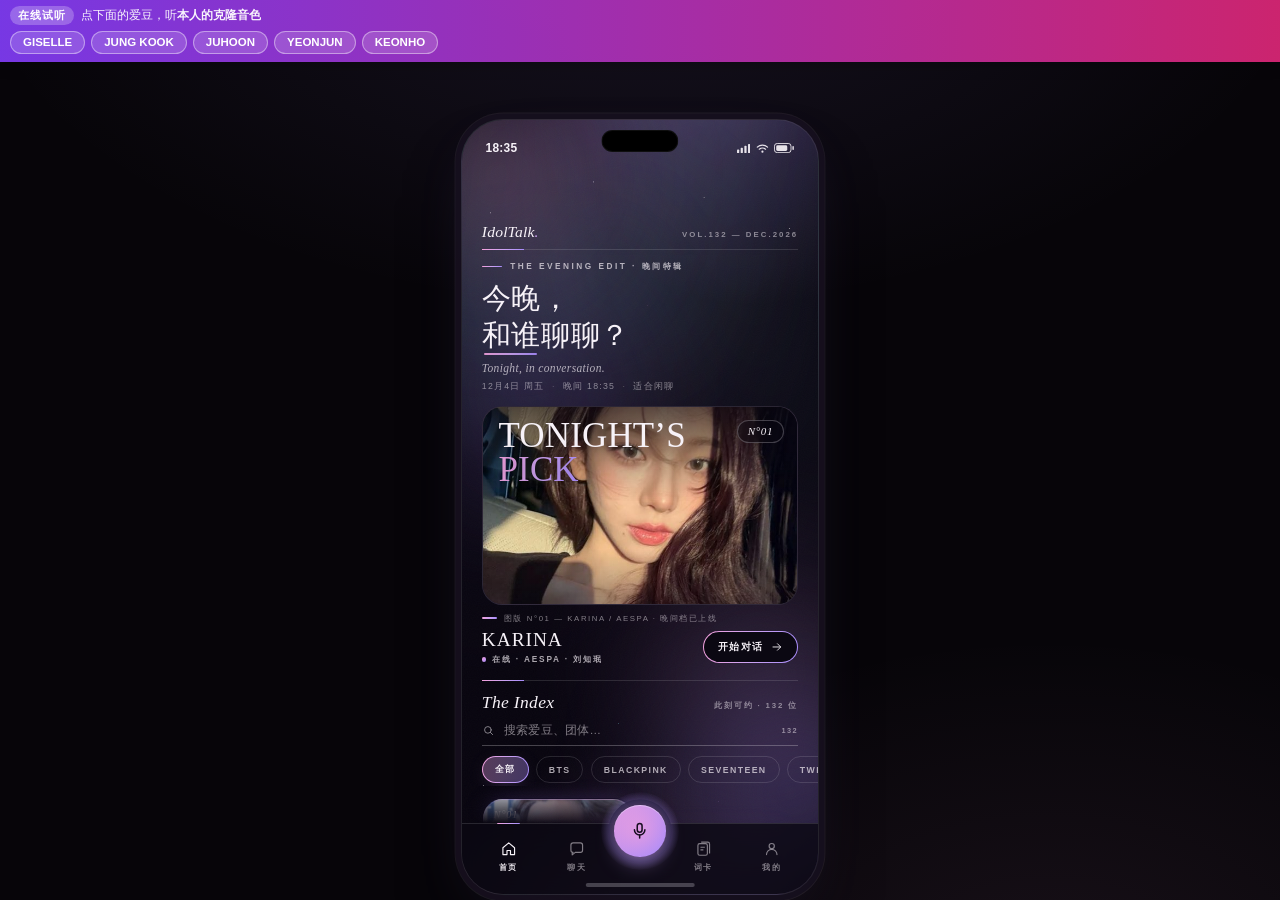
<file: index.html>
<!DOCTYPE html>
<html lang="zh-CN">
<head>
<meta charset="UTF-8">
<meta name="viewport" content="width=device-width, initial-scale=1, viewport-fit=cover">
<meta name="color-scheme" content="dark">
<meta name="theme-color" content="#0B0812">
<title>IdolTalk — 和爱豆练英语</title>
<meta name="description" content="K-pop 爱豆英语陪练：132 位爱豆，聊天陪练 + 语音朗读 + 词卡学习。">
<link rel="manifest" href="manifest.webmanifest">
<link rel="icon" href="assets/icon.svg" type="image/svg+xml">
<link rel="stylesheet" href="css/app.css">
<!-- PWA：Service Worker 注册（仅 https / localhost 生效；file:// 直开时静默跳过，不影响运行） -->
<script>
(function () {
  var isLocal = location.hostname === 'localhost' || location.hostname === '127.0.0.1';
  if ('serviceWorker' in navigator && (location.protocol === 'https:' || isLocal)) {
    window.addEventListener('load', function () {
      navigator.serviceWorker.register('sw.js').catch(function (e) {
        console.warn('[sw] 注册失败（不影响使用）', e);
      });
    });
  }
})();
</script>
</head>
<body>

<!-- ============================================================
     PHONE — 390×844（桌面为带框预览；≤520px 真机全屏，见 app.css）
     ============================================================ -->
<div class="phone" id="phone" data-nav="home">
  <!-- 舞台光：三束摆动射灯 + 三个漂浮光球 + 星点（全息偶像 Holo Idol） -->
  <div class="beam b1" aria-hidden="true"></div>
  <div class="beam b2" aria-hidden="true"></div>
  <div class="beam b3" aria-hidden="true"></div>
  <div class="orb o1" aria-hidden="true"></div>
  <div class="orb o2" aria-hidden="true"></div>
  <div class="orb o3" aria-hidden="true"></div>
  <div class="stars" aria-hidden="true"></div>
  <div class="blob b1" aria-hidden="true"></div>
  <div class="blob b2" aria-hidden="true"></div>
  <div class="grain" aria-hidden="true"></div>
  <div class="island" aria-hidden="true"></div>

  <div class="stack">

    <!-- 状态栏（桌面预览装饰；真机隐藏，让位系统状态栏） -->
    <div class="statusbar" aria-hidden="true">
      <span id="sb-time">21:47</span>
      <div class="sb-icons">
        <svg width="15" height="10" viewBox="0 0 15 10"><rect class="fill" x="0" y="6" width="2.4" height="4" rx=".8"/><rect class="fill" x="4" y="4" width="2.4" height="6" rx=".8"/><rect class="fill" x="8" y="2" width="2.4" height="8" rx=".8"/><rect class="fill" x="12" y="0" width="2.4" height="10" rx=".8"/></svg>
        <svg width="14" height="10" viewBox="0 0 14 10"><path class="stroke" stroke-width="1.3" stroke-linecap="round" d="M1.4 3.4a8.2 8.2 0 0 1 11.2 0M3.6 5.7a5 5 0 0 1 6.8 0"/><circle class="fill" cx="7" cy="8.4" r="1.2"/></svg>
        <svg width="22" height="11" viewBox="0 0 22 11"><rect class="stroke" stroke-width="1" x=".5" y=".5" width="18" height="10" rx="3"/><rect class="fill" x="2.4" y="2.4" width="12" height="6.2" rx="1.6"/><rect class="fill" x="20" y="3.4" width="1.6" height="4.2" rx=".8" opacity=".5"/></svg>
      </div>
    </div>

    <!-- 屏幕栈：4 个屏幕容器（各屏幕模块在 mount(el) 中替换占位脚手架） -->
    <main class="screens">

      <section class="screen on" id="screen-home" aria-label="首页">
        <div class="scaffold">
          <div class="grad-rule" style="width:120px"></div>
          <p class="sc-name grad-text">Home</p>
          <p class="sc-note">屏幕模块待挂载 · <b>js/screens/home.js</b></p>
        </div>
      </section>

      <section class="screen" id="screen-convos" aria-label="消息列表">
        <div class="scaffold">
          <div class="grad-rule" style="width:120px"></div>
          <p class="sc-name grad-text">Conversations</p>
          <p class="sc-note">屏幕模块待挂载 · <b>js/screens/convos.js</b></p>
        </div>
      </section>

      <section class="screen" id="screen-chat" aria-label="聊天">
        <div class="scaffold">
          <div class="grad-rule" style="width:120px"></div>
          <p class="sc-name grad-text">Conversation</p>
          <p class="sc-note">屏幕模块待挂载 · <b>js/screens/chat.js</b></p>
        </div>
      </section>

      <section class="screen" id="screen-cards" aria-label="词卡">
        <div class="scaffold">
          <div class="grad-rule" style="width:120px"></div>
          <p class="sc-name grad-text">Word Cards</p>
          <p class="sc-note">屏幕模块待挂载 · <b>js/screens/cards.js</b></p>
        </div>
      </section>

      <section class="screen" id="screen-me" aria-label="我的">
        <div class="scaffold">
          <div class="grad-rule" style="width:120px"></div>
          <p class="sc-name grad-text">The Journal</p>
          <p class="sc-note">屏幕模块待挂载 · <b>js/screens/me.js</b></p>
        </div>
      </section>

    </main>

    <!-- 底部导航：4 tab + 中央凸起麦克风 FAB（口语练习核心动作） -->
    <nav class="tabbar" aria-label="主导航">
      <button class="tab on" type="button" data-nav="home" aria-label="首页">
        <svg width="19" height="19" viewBox="0 0 24 24" fill="none" stroke="currentColor" stroke-width="1.6" stroke-linejoin="round" aria-hidden="true"><path d="M4 10.6 12 4l8 6.6V20h-5.6v-5.6h-4.8V20H4z"/></svg>
        <span>首页</span>
      </button>
      <button class="tab" type="button" data-nav="convos" aria-label="聊天">
        <svg width="19" height="19" viewBox="0 0 24 24" fill="none" stroke="currentColor" stroke-width="1.6" stroke-linejoin="round" aria-hidden="true"><path d="M4 7a3 3 0 0 1 3-3h10a3 3 0 0 1 3 3v7a3 3 0 0 1-3 3h-7l-4.2 3.4V17H7a3 3 0 0 1-3-3z"/></svg>
        <span>聊天</span>
      </button>
      <div class="mic">
        <button class="mic-btn" type="button" id="micFab" aria-label="口语练习">
          <svg width="21" height="21" viewBox="0 0 24 24" fill="none" stroke="currentColor" stroke-width="1.9" stroke-linecap="round" stroke-linejoin="round" aria-hidden="true"><rect x="9" y="3" width="6" height="11" rx="3"/><path d="M5.5 11a6.5 6.5 0 0 0 13 0"/><path d="M12 17.5V21"/></svg>
        </button>
      </div>
      <button class="tab" type="button" data-nav="cards" aria-label="词卡">
        <svg width="19" height="19" viewBox="0 0 24 24" fill="none" stroke="currentColor" stroke-width="1.6" stroke-linejoin="round" aria-hidden="true"><rect x="4" y="5" width="13" height="16" rx="2.5"/><path d="M8.5 3h9A2.5 2.5 0 0 1 20 5.5v13"/><path d="M7.5 10h6M7.5 13.5h4"/></svg>
        <span>词卡</span>
      </button>
      <button class="tab" type="button" data-nav="me" aria-label="我的">
        <svg width="19" height="19" viewBox="0 0 24 24" fill="none" stroke="currentColor" stroke-width="1.6" stroke-linecap="round" aria-hidden="true"><circle cx="12" cy="8.4" r="3.6"/><path d="M4.8 20a7.2 7.2 0 0 1 14.4 0"/></svg>
        <span>我的</span>
      </button>
      <div class="home-bar" aria-hidden="true"></div>
    </nav>

  </div>

  <!-- 全局反馈层：App.emit('toast', '文案') 即可弹出 -->
  <div id="toast-layer" aria-live="polite"></div>
</div>

<!-- ============================================================
     模块加载顺序（冻结）：data → reply → voice → chat → core → screens → boot
     注意：全部为【经典脚本】——Chromium 在 file:// 协议下按 CORS 拦截
     <script type="module" src>，而本应用以 file:// 直接打开运行。
     模块化方式 = 每文件一个 IIFE，挂载到 window.App 命名空间（合并式，
     任何模块都不得整体重写 window.App，只能附加属性）。
     ============================================================ -->
<script src="js/data.js"></script>
<script src="js/reply.js"></script>
<script src="js/voice.js"></script>
<script src="js/chat.js"></script>
<script src="js/core.js"></script>
<script src="js/screens/home.js"></script>
<script src="js/screens/convos.js"></script>
<script src="js/screens/chat.js"></script>
<script src="js/screens/cards.js"></script>
<script src="js/screens/me.js"></script>
<script src="js/boot.js"></script>
<!-- 在线试听 Demo 覆盖层：把预生成的真人音色音频接到朗读流程上。
     只覆盖 App.voice.speak / App.reply.generate 两个冻结接口，不改应用原文件。 -->
<script src="demo.js"></script>
</body>
</html>
</file>
<file: css/app.css>
/* ============================================================
   IdolTalk · app.css — 「杂志梦幻」设计系统（地基样式表）
   ------------------------------------------------------------
   方向：杂志编辑 · 排版驱动 —— 粉紫是油墨，深紫墨是纸。
   基底来自 concepts/editorial.html，融合三方案精华：
   · 全息偶像 → .ava 说话光环（rose→violet 双油墨旋转环）+ .wave 声波律动
   · 晨雾梦核 → .mask-fade 滚动边缘渐隐、批注波浪线 .wavy
   · 极光玻璃 → 底部导航中央凸起麦克风 FAB（.mic-btn）
   ------------------------------------------------------------
   组件索引（各屏幕模块请直接复用，勿重复造）：
   排版     .serif .serif-up .grad-text .kicker .tick
   线       .hairline .hairline.v .grad-rule（短渐变刻度，--rule-w 可调）
   编号     .n-tag（N°01 图版号胶囊）.n-tag--bare（无底角标）
   面板     .glass（渐变描边玻璃卡）
   气泡     .bubble.glass（爱豆）/ .bubble.solid（用户）
   语音     .play .wave（--h 高度 --d 延迟，.p=已播渐变）.dur .hl
   头像     .ava > .speak-halo + .ring + img（父级加 .speaking 触发）
   按钮     .cta（渐变描边胶囊）.icon-btn .chip
   动效     .rise + --i（入场 stagger）、.sheen（hover 扫光）
   反馈     .toast（App.emit('toast', …) 即可弹出）.live（在线呼吸点）
   布局     .scroll（隐藏滚动条）.mask-fade（滚动边缘渐隐）.photo（--pos 人脸位）
   ------------------------------------------------------------
   工程约束：
   · 动画只用 transform / opacity（60fps；.mic-btn 呼吸亦然）
   · .rise 使用 animation-fill-mode: backwards —— 动画结束后样式回落
     到自然态，:hover 的 transform 才不会一直被填充帧覆盖（防 hover 失效）
   · 照片统一 object-position: var(--pos, 50% 20%)，模块按爱豆写入 --pos
   ============================================================ */

/* ---------- 设计令牌 ---------- */
:root{
  /* 纸与油墨 */
  --ink:     #0B0812;                 /* 主纸面：深紫墨 */
  --ink-2:   #151020;                 /* 抬升面 */
  --ink-3:   #1B1426;                 /* 卡面亮部 */
  --ink-4:   #120D1C;                 /* 卡面暗部 */
  --paper:   #F7F2F8;                 /* 主文字（纸色）*/
  --p2:      rgba(247,242,248,.68);   /* 次级文字 */
  --p3:      rgba(247,242,248,.50);   /* 弱文字 / 标签 */
  --p4:      rgba(247,242,248,.34);   /* 极弱 */

  /* 油墨渐变（rose → lilac → violet）*/
  --rose:    #F2A0DC;
  --lilac:   #CBA2F2;
  --violet:  #A78BFA;
  --grad:    linear-gradient(100deg, #F2A0DC 0%, #CBA2F2 52%, #A78BFA 100%);
  /* 全息镭射渐变（Holo Idol 设计稿）：青→紫→粉→玫瑰→紫→青 */
  --holo:    linear-gradient(115deg,#7ee8fa 0%,#a78bfa 28%,#f0abfc 52%,#fda4af 72%,#a78bfa 88%,#7ee8fa 100%);
  --grad-2:  linear-gradient(135deg, #F2A0DC, #A78BFA);          /* 实底渐变（按钮/油墨块）*/
  --on-grad: #170D20;                                            /* 渐变上的墨色文字 */

  /* 发丝线 */
  --line:    rgba(247,242,248,.13);
  --line-2:  rgba(247,242,248,.26);
  --line-rose:  rgba(242,160,220,.42);
  --line-violet:rgba(167,139,250,.42);

  /* 玻璃面 */
  --glass-bg:   linear-gradient(165deg, rgba(26,19,40,.82), rgba(15,11,24,.86)) padding-box,
                linear-gradient(135deg, rgba(242,160,220,.5), rgba(167,139,250,.38) 45%, rgba(247,242,248,.13) 92%) border-box;
  --glass-bg-soft: linear-gradient(165deg, rgba(26,19,40,.72), rgba(15,11,24,.78)) padding-box,
                linear-gradient(135deg, rgba(242,160,220,.4), rgba(167,139,250,.3) 50%, rgba(247,242,248,.12) 95%) border-box;

  /* 字体 */
  --serif:   Georgia, "Times New Roman", "Songti SC", "SimSun", serif;
  /* Segoe UI 先于微软雅黑：Windows 上拉丁字形（含 U+2019 弯引号）由 Segoe UI
     渲染 —— 雅黑的 ’ 是全宽前进宽度，会在 "You’ve" 里撑出空格；中文仍回退雅黑 */
  --sans:    -apple-system, "Segoe UI", "PingFang SC", "Microsoft YaHei", sans-serif;

  /* 字号阶梯 */
  --fs-micro: 8.5px;    /* 全大写微型标签 */
  --fs-tag:   9px;      /* 标签 */
  --fs-note:  9.5px;    /* 说明 */
  --fs-cap:   10.5px;   /* 按钮/说明正文 */
  --fs-meta:  11.5px;   /* 译文/注释正文 */
  --fs-body:  12.5px;   /* 正文 */
  --fs-chat:  13.5px;   /* 聊天气泡正文 */
  --fs-name:  15.5px;   /* 卡片人名 */
  --fs-title: 17px;     /* 刊头 */
  --fs-h3:    19px;     /* 区块题 */
  --fs-h2:    21px;     /* 署名题 */
  --fs-h1:    31px;     /* 页题 */
  --fs-hero:  38px;     /* 超大衬线题（TONIGHT'S PICK）*/

  /* 字距 */
  --ls-caps: .22em;     /* 全大写宽字距 */
  --ls-wide: .16em;
  --ls-mid:  .08em;

  /* 圆角 */
  --r-xs: 8px;  --r-sm: 12px; --r-md: 16px; --r-lg: 22px; --r-pill: 999px;

  /* 间距 */
  --sp-1: 4px;  --sp-2: 8px;  --sp-3: 12px; --sp-4: 16px; --sp-5: 22px; --sp-6: 30px;
  --gutter: 22px;        /* 屏幕左右安全留白 */

  /* 动效 */
  --ease:      cubic-bezier(.22,.75,.25,1);
  --ease-soft: cubic-bezier(.2,.7,.2,1);
  --t-fast: .35s;  --t-mid: .55s;  --t-slow: 1.2s;
  --stagger: 65ms;       /* .rise 相邻位差 */
  --delay-base: 150ms;   /* .rise 起始延迟 */
}

/* 旋转角属性（供 .ring / 气泡流光旋转；不支持的浏览器静退为静态环） */
@property --a{ syntax:'<angle>'; inherits:false; initial-value:0deg; }

/* ---------- 重置与基底 ---------- */
*, *::before, *::after{ box-sizing:border-box; margin:0; padding:0; }
html, body{ height:100%; }
body{
  font-family:var(--sans);
  background:
    radial-gradient(1100px 620px at 50% -8%, rgba(167,139,250,.10), transparent 62%),
    radial-gradient(900px 560px at 82% 108%, rgba(242,160,220,.07), transparent 60%),
    #070509;
  color:var(--paper);
  -webkit-font-smoothing:antialiased;
  text-rendering:optimizeLegibility;
  display:grid; place-items:center;
  overflow:auto;
}
img{ display:block; }
button{ font:inherit; color:inherit; background:none; border:0; cursor:pointer; }
input{ font:inherit; color:inherit; background:none; border:0; outline:none; }
a{ color:inherit; text-decoration:none; }
::selection{ background:rgba(167,139,250,.35); }
:focus-visible{ outline:1px solid var(--line-rose); outline-offset:2px; border-radius:2px; }
.sr-only{
  position:absolute; width:1px; height:1px; overflow:hidden;
  clip:rect(0 0 0 0); clip-path:inset(50%); white-space:nowrap;
}

/* ============================================================
   PHONE — 390×844 设备框（桌面预览）/ 全屏（真机 PWA）
   ============================================================ */
.phone{
  position:relative;
  width:390px; height:844px;
  border-radius:46px; overflow:hidden;
  /* 深紫黑舞台底 + 三层舞台光（Holo Idol 设计稿的 .screen-home 底色搬到这里，
     这样射灯/光球/星点能透过透明的首页显示出来） */
  background:
    radial-gradient(120% 62% at 82% -12%, rgba(167,139,250,.26), transparent 58%),
    radial-gradient(90% 46% at -12% 18%, rgba(126,232,250,.13), transparent 60%),
    radial-gradient(96% 52% at 50% 112%, rgba(240,171,252,.17), transparent 62%),
    #07040e;
  border:1px solid rgba(247,242,248,.12);
  box-shadow:
    0 0 0 6px rgba(20,14,28,.9),
    0 0 0 7px rgba(247,242,248,.07),
    0 48px 90px -36px rgba(0,0,0,.9),
    0 24px 70px -30px rgba(167,139,250,.28);
}
/* 桌面窗口较矮时整体缩放（zoom 只影响框，不影响内部布局逻辑） */
@media (min-width:521px) and (max-height:930px){ .phone{ zoom:.92; } }
@media (min-width:521px) and (max-height:840px){ .phone{ zoom:.84; } }

/* ---------- 氛围：光斑 / 纸纹 / 灵动岛 ---------- */
/* 舞台光：三束摆动射灯（全息偶像 Holo Idol 的签名元素） */
.beam{ position:absolute; top:-45%; height:150%; filter:blur(72px); mix-blend-mode:screen; opacity:.42; pointer-events:none; z-index:0; }
.beam.b1{ left:2%;  width:34%; background:linear-gradient(180deg,rgba(167,139,250,.55),transparent 72%); transform:rotate(16deg);  animation:sway1 26s ease-in-out infinite alternate; }
.beam.b2{ right:0;  width:30%; background:linear-gradient(180deg,rgba(126,232,250,.42),transparent 72%); transform:rotate(-14deg); animation:sway2 32s ease-in-out infinite alternate; }
.beam.b3{ left:38%; width:38%; background:linear-gradient(180deg,rgba(240,171,252,.48),transparent 68%); transform:rotate(5deg);   animation:sway3 38s ease-in-out infinite alternate; }
@keyframes sway1{ to{ transform:rotate(23deg) translateX(5%); opacity:.3; } }
@keyframes sway2{ to{ transform:rotate(-7deg) translateX(-4%); opacity:.3; } }
@keyframes sway3{ to{ transform:rotate(12deg) translateX(3%); opacity:.32; } }
/* 漂浮光球 */
.orb{ position:absolute; border-radius:50%; filter:blur(60px); opacity:.5; pointer-events:none; z-index:0; }
.orb.o1{ width:320px; height:320px; left:-80px; top:16%; background:radial-gradient(circle,rgba(167,139,250,.5),transparent 70%); animation:float1 18s ease-in-out infinite alternate; }
.orb.o2{ width:380px; height:380px; right:-120px; bottom:6%; background:radial-gradient(circle,rgba(240,171,252,.4),transparent 70%); animation:float2 22s ease-in-out infinite alternate; }
.orb.o3{ width:260px; height:260px; right:24%; top:4%; background:radial-gradient(circle,rgba(126,232,250,.35),transparent 70%); animation:float1 20s ease-in-out infinite alternate-reverse; }
@keyframes float1{ to{ transform:translate(40px,26px); } }
@keyframes float2{ to{ transform:translate(-46px,-30px); } }
/* 星点闪烁 */
.stars{ position:absolute; inset:0; opacity:.75; pointer-events:none; z-index:0; animation:twinkle 7s ease-in-out infinite alternate;
  background-image:
    radial-gradient(1.4px 1.4px at 8% 12%, rgba(255,255,255,.9), transparent 60%),
    radial-gradient(1px 1px at 22% 32%, rgba(190,215,255,.75), transparent 60%),
    radial-gradient(1.6px 1.6px at 37% 8%, rgba(255,255,255,.8), transparent 60%),
    radial-gradient(1px 1px at 52% 24%, rgba(240,171,252,.8), transparent 60%),
    radial-gradient(1.3px 1.3px at 68% 10%, rgba(255,255,255,.85), transparent 60%),
    radial-gradient(1px 1px at 82% 30%, rgba(190,215,255,.7), transparent 60%),
    radial-gradient(1.5px 1.5px at 92% 14%, rgba(255,255,255,.8), transparent 60%),
    radial-gradient(1px 1px at 14% 58%, rgba(167,139,250,.8), transparent 60%),
    radial-gradient(1.2px 1.2px at 88% 62%, rgba(255,255,255,.7), transparent 60%),
    radial-gradient(1px 1px at 44% 78%, rgba(126,232,250,.7), transparent 60%),
    radial-gradient(1.3px 1.3px at 6% 86%, rgba(255,255,255,.75), transparent 60%),
    radial-gradient(1px 1px at 72% 88%, rgba(240,171,252,.7), transparent 60%); }
@keyframes twinkle{ from{ opacity:.45; } to{ opacity:.95; } }

.blob{ position:absolute; border-radius:50%; filter:blur(64px); pointer-events:none; z-index:0; }
.blob.b1{
  width:300px; height:300px; top:-90px; left:-110px;
  background:radial-gradient(circle, rgba(242,160,220,.42), transparent 68%);
  animation:drift-a 24s var(--ease-soft) infinite alternate;
}
.blob.b2{
  width:340px; height:340px; bottom:-60px; right:-140px;
  background:radial-gradient(circle, rgba(167,139,250,.40), transparent 68%);
  animation:drift-b 29s var(--ease-soft) infinite alternate;
}
@keyframes drift-a{ from{ transform:translate3d(0,0,0) scale(1); } to{ transform:translate3d(60px,52px,0) scale(1.14); } }
@keyframes drift-b{ from{ transform:translate3d(0,0,0) scale(1.08); } to{ transform:translate3d(-66px,-44px,0) scale(.94); } }

.grain{
  position:absolute; inset:0; z-index:1; pointer-events:none; opacity:.05;
  background-image:url("data:image/svg+xml;utf8,<svg xmlns='http://www.w3.org/2000/svg' width='140' height='140'><filter id='n'><feTurbulence type='fractalNoise' baseFrequency='0.85' numOctaves='2' stitchTiles='stitch'/></filter><rect width='140' height='140' filter='url(%23n)' opacity='0.6'/></svg>");
}
.island{
  position:absolute; top:11px; left:50%; transform:translateX(-50%);
  width:84px; height:24px; border-radius:14px; background:#000;
  border:1px solid rgba(255,255,255,.06); z-index:6; pointer-events:none;
}

/* ---------- 状态栏（桌面预览用；真机隐藏） ---------- */
.statusbar{
  flex:none; height:46px; padding:16px 26px 0; z-index:5; position:relative;
  display:flex; align-items:center; justify-content:space-between;
  font-size:13px; font-weight:600; letter-spacing:.02em; color:var(--paper);
}
.sb-icons{ display:flex; align-items:center; gap:6px; }
.sb-icons svg{ display:block; }
.sb-icons .fill{ fill:var(--paper); opacity:.92; }
.sb-icons .stroke{ stroke:var(--paper); opacity:.92; fill:none; }

/* ============================================================
   SCREEN — 屏幕栈与切换
   ============================================================ */
.stack{ position:relative; z-index:2; height:100%; display:flex; flex-direction:column; }
.screens{ position:relative; flex:1; min-height:0; z-index:10; }
.screen{
  position:absolute; inset:0;
  display:none;                              /* 只显示当前屏（nav 由 core.js 控制 .on）*/
  flex-direction:column; overflow:hidden;
  background:transparent;
}
.screen.on{ display:flex; animation:screen-in .4s var(--ease) backwards; }
@keyframes screen-in{ from{ opacity:0; transform:translateY(10px); } to{ opacity:1; transform:translateY(0); } }
/* 约定：聊天屏为全沉浸布局（概念稿如此）——输入坞替代底栏，由 [data-nav] 驱动 */
.phone[data-nav="chat"] .tabbar{ display:none; }

/* ---------- 屏幕占位脚手架（各屏幕 mount(el) 时应整体替换） ---------- */
.scaffold{
  flex:1; display:flex; flex-direction:column; align-items:center; justify-content:center;
  gap:10px; padding:24px; text-align:center;
}
.scaffold .sc-name{ font-family:var(--serif); font-style:italic; font-size:var(--fs-h3); letter-spacing:.04em; }
.scaffold .sc-note{ font-size:var(--fs-note); letter-spacing:var(--ls-caps); text-transform:uppercase; color:var(--p3); }
.scaffold .sc-note b{ font-weight:600; color:var(--p2); }

/* ============================================================
   TABBAR — 底部导航 + 中央凸起麦克风 FAB
   ============================================================ */
.tabbar{
  flex:none; position:relative; z-index:30; height:78px; padding:10px 14px 0;
  border-top:1px solid var(--line);
  background:rgba(11,8,18,.78);
  backdrop-filter:blur(18px); -webkit-backdrop-filter:blur(18px);
  display:flex; align-items:flex-start;
}
.tab{
  flex:1; display:flex; flex-direction:column; align-items:center; gap:5px;
  padding-top:8px; position:relative; color:var(--p3);
  transition:color var(--t-fast) var(--ease);
}
.tab span{ font-size:var(--fs-micro); font-weight:600; letter-spacing:.14em; }
.tab svg{ display:block; }
.tab.on{ color:var(--paper); }
.tab.on::before{
  content:""; position:absolute; top:-11px; width:26px; height:2px;
  border-radius:0 0 3px 3px; background:var(--grad);
}
/* 中央麦克风 FAB（口语练习是核心动作）*/
.tabbar .mic{
  flex:none; width:64px;
  display:flex; align-items:flex-start; justify-content:center;
}
.mic-btn{
  position:relative; margin-top:-30px;
  width:56px; height:56px; border-radius:50%;
  display:flex; align-items:center; justify-content:center;
  background:var(--grad-2); color:var(--on-grad);
  box-shadow:
    0 10px 26px -8px rgba(203,162,242,.7),
    inset 0 1px 0 rgba(255,255,255,.5),
    0 0 0 6px rgba(11,8,18,.9);
  transition:transform var(--t-fast) var(--ease);
}
.mic-btn svg{ position:relative; z-index:1; }
/* 呼吸光晕：只用 transform/opacity */
.mic-btn::after{
  content:""; position:absolute; inset:-14px; border-radius:50%;
  background:radial-gradient(circle, rgba(242,160,220,.5), rgba(167,139,250,.26) 55%, transparent 72%);
  z-index:0; pointer-events:none;
  animation:mic-breathe 4.6s var(--ease-soft) infinite;
}
@keyframes mic-breathe{
  0%,100%{ opacity:.3; transform:scale(.92); }
  50%{ opacity:.8; transform:scale(1.1); }
}
.mic-btn:active{ transform:scale(.94); }
.home-bar{
  position:absolute; left:50%; bottom:8px; transform:translateX(-50%);
  width:118px; height:4px; border-radius:4px; background:rgba(247,242,248,.24);
  pointer-events:none;
}

/* ============================================================
   排版基元
   ============================================================ */
.serif{ font-family:var(--serif); font-style:italic; }
.serif-up{ font-family:var(--serif); text-transform:uppercase; }
.grad-text{
  background:var(--grad); -webkit-background-clip:text; background-clip:text;
  color:transparent; -webkit-text-fill-color:transparent;
}
/* 小节引导：刻度短杠 + 全大写微标签 */
.kicker{
  display:flex; align-items:center; gap:9px;
  font-size:var(--fs-tag); font-weight:600; letter-spacing:.3em;
  color:var(--p2); text-transform:uppercase;
}
.tick{ width:22px; height:2px; border-radius:2px; background:var(--grad); flex:none; }
/* 批注波浪线（纠音/编辑批注用，晨雾梦核精华） */
.wavy{
  text-decoration:underline wavy rgba(242,160,220,.6);
  text-underline-offset:3px;
}

/* ============================================================
   线 —— 发丝线 / 渐变刻度
   ============================================================ */
.hairline{ height:1px; background:var(--line); border:0; }
.hairline.v{ width:1px; height:auto; align-self:stretch; background:var(--line); }
/* 发丝线 + 左端短渐变刻度（--rule-w 控制刻度宽） */
.grad-rule{ height:1px; background:var(--line); border:0; position:relative; }
.grad-rule::before{
  content:""; position:absolute; left:0; top:0;
  width:var(--rule-w, 46px); height:1px; background:var(--grad);
}
.grad-rule.center::before{ left:50%; transform:translateX(-50%); }
.grad-rule.right::before{ left:auto; right:0; }

/* ============================================================
   组件 —— N° 编号 / 玻璃面板
   ============================================================ */
/* N°01 图版号：玻璃胶囊（hero 角标等） */
.n-tag{
  display:inline-flex; align-items:center;
  font-family:var(--serif); font-style:italic; font-size:12px; letter-spacing:.06em;
  padding:5px 11px; border-radius:var(--r-pill);
  background:rgba(11,8,18,.42); border:1px solid rgba(247,242,248,.24);
  backdrop-filter:blur(8px); -webkit-backdrop-filter:blur(8px);
}
/* 无底角标（卡片内 N°，靠投影保证可读） */
.n-tag--bare{
  display:inline; padding:0; background:none; border:0; backdrop-filter:none; -webkit-backdrop-filter:none;
  font-family:var(--serif); font-style:italic; font-size:11px; letter-spacing:.08em;
  text-shadow:0 1px 10px rgba(0,0,0,.65);
}
.n-tag--grad{ background:var(--grad); -webkit-background-clip:text; background-clip:text; color:transparent; -webkit-text-fill-color:transparent; }

/* 渐变描边玻璃面板（词卡 / 批注卡 / 工具卡等） */
.glass{
  border-radius:var(--r-md);
  background:var(--glass-bg);
  border:1px solid transparent;
  backdrop-filter:blur(16px); -webkit-backdrop-filter:blur(16px);
  box-shadow:0 14px 34px -22px rgba(0,0,0,.85);
}
.glass--soft{
  border-radius:18px;
  background:var(--glass-bg-soft);
  border:1px solid transparent;
  backdrop-filter:blur(14px); -webkit-backdrop-filter:blur(14px);
}

/* ============================================================
   气泡基元 —— 爱豆（玻璃渐变描边）/ 用户（油墨实底）
   ============================================================ */
.bubble{
  position:relative;
  font-size:var(--fs-chat); line-height:1.6; letter-spacing:.01em;
  max-width:100%;
}
/* 爱豆气泡：左上小折角 */
.bubble.glass{
  padding:12px 15px;
  border-radius:5px 20px 20px 20px;
  background:var(--glass-bg);
  border:1px solid transparent;
  backdrop-filter:blur(16px); -webkit-backdrop-filter:blur(16px);
  box-shadow:0 14px 34px -22px rgba(0,0,0,.85);
}
/* 用户气泡：右上小折角 + 油墨实底 */
.bubble.solid{
  padding:12px 15px;
  border-radius:20px 5px 20px 20px;
  background:var(--grad-2); color:var(--on-grad); font-weight:500;
  box-shadow:0 14px 32px -16px rgba(242,160,220,.55);
}
/* 气泡内中文译文块 */
.bubble .cn{
  margin-top:10px; padding-top:10px; border-top:1px solid var(--line);
  font-size:var(--fs-meta); line-height:1.7; color:var(--p2); letter-spacing:.02em;
}

/* ---------- 语音气泡（24 根细声波 / 播放钮 / 时长） ---------- */
.bubble.voice{ padding:14px 16px 13px; width:100%; }
.voice-row{ display:flex; align-items:center; gap:12px; }
.play{
  position:relative; flex:none; width:36px; height:36px; border-radius:50%;
  background:var(--grad-2); color:var(--on-grad);
  display:flex; align-items:center; justify-content:center;
  box-shadow:0 8px 22px -8px rgba(242,160,220,.6);
}
.play svg{ position:relative; z-index:1; }
/* 播放时的外扩光环（transform/opacity） */
.play::after{
  content:""; position:absolute; inset:-4px; border-radius:50%;
  background:radial-gradient(circle, rgba(242,160,220,.55), rgba(167,139,250,.28) 55%, transparent 72%);
  opacity:0; transform:scale(.7); pointer-events:none;
}
.playing .play::after{ animation:halo 1.9s var(--ease-soft) infinite; }
@keyframes halo{
  0%{ opacity:.85; transform:scale(.72); }
  70%{ opacity:0; transform:scale(1.55); }
  100%{ opacity:0; transform:scale(1.55); }
}
.play .ic-pause{ display:none; }
.playing .ic-pause{ display:block; }
.playing .ic-play{ display:none; }
/* 声波：i×24，--h 高度、--d 逐根延迟；.p = 已播渐变 */
.wave{ flex:1; display:flex; align-items:center; justify-content:space-between; gap:2px; height:26px; }
.wave i{
  width:2.5px; height:var(--h, 12px); border-radius:3px;
  background:rgba(247,242,248,.34);
  transform-origin:center;
}
.wave i.p{ background:var(--grad-2); }
.playing .wave i{ animation:wv 1.15s var(--ease-soft) infinite; animation-delay:var(--d, 0s); }
@keyframes wv{ 0%,100%{ transform:scaleY(.55); } 50%{ transform:scaleY(1.12); } }
.dur{ flex:none; font-family:var(--serif); font-style:italic; font-size:11px; letter-spacing:.06em; color:var(--p2); }
.voice-text{ margin-top:12px; }
.voice-text .hl{
  font-style:normal;
  background:var(--grad); -webkit-background-clip:text; background-clip:text;
  color:transparent; -webkit-text-fill-color:transparent;
  text-shadow:0 0 22px rgba(242,160,220,.35);
}
.bubble.voice .cn{ margin-top:9px; padding-top:9px; border-top:1px solid var(--line); font-size:var(--fs-meta); line-height:1.7; color:var(--p2); }

/* ---------- 说话时刻：头像光环（全息偶像精华，简化为双油墨） ---------- */
/* 用法：<div class="ava speaking"><span class="speak-halo"></span><span class="ring"></span><img src=…></div> */
.ava{ position:relative; width:var(--ava, 47px); height:var(--ava, 47px); flex:none; }
.ava img{
  position:relative; z-index:2;
  width:100%; height:100%; border-radius:50%;
  object-fit:cover; object-position:var(--pos, 50% 18%);
  transform:scale(var(--zoom,1)) translateZ(0); transform-origin:50% var(--fy,30%);
  border:2px solid var(--ink); background:var(--ink-3);
}
/* 旋转油墨环 */
.ava .ring{
  position:absolute; inset:-2px; border-radius:50%; padding:1.5px; z-index:3;
  --a:0deg;
  background:conic-gradient(from var(--a), var(--rose), var(--violet) 55%, var(--rose));
  -webkit-mask:linear-gradient(#000 0 0) content-box, linear-gradient(#000 0 0);
  -webkit-mask-composite:xor;
          mask:linear-gradient(#000 0 0) content-box, linear-gradient(#000 0 0);
          mask-composite:exclude;
  opacity:.35; transition:opacity .45s var(--ease);
  pointer-events:none;
}
.ava.speaking .ring{ opacity:1; animation:spin-a 4.5s linear infinite; }
@keyframes spin-a{ to{ --a:360deg; } }
/* 呼吸光晕 */
.ava .speak-halo{
  position:absolute; inset:-11px; border-radius:50%; z-index:1;
  background:radial-gradient(circle, rgba(167,139,250,.55), rgba(242,160,220,.25) 55%, transparent 72%);
  opacity:0; pointer-events:none;
}
.ava.speaking .speak-halo{ animation:breathe 2.4s var(--ease-soft) infinite; }
@keyframes breathe{ 0%,100%{ opacity:.25; transform:scale(.9); } 50%{ opacity:.85; transform:scale(1.14); } }

/* ============================================================
   按钮 / 胶囊 / 扫光
   ============================================================ */
/* CTA：渐变描边胶囊，hover 变油墨实底 */
.cta{
  display:inline-flex; align-items:center; gap:8px; flex:none;
  font-size:var(--fs-cap); font-weight:600; letter-spacing:var(--ls-wide);
  padding:9px 15px; border-radius:var(--r-pill);
  background:linear-gradient(var(--ink), var(--ink)) padding-box, var(--grad) border-box;
  border:1px solid transparent; color:var(--paper);
  transition:background var(--t-mid) var(--ease), color var(--t-mid) var(--ease), box-shadow var(--t-mid) var(--ease);
}
.cta svg{ transition:transform var(--t-mid) var(--ease); }
.cta:hover{
  background:var(--grad) padding-box, var(--grad) border-box; color:#180D20;
  box-shadow:0 10px 30px -10px rgba(242,160,220,.55);
}
.cta:hover svg{ transform:translateX(3px); }

/* 圆形图标钮 */
.icon-btn{
  flex:none; width:32px; height:32px; border-radius:50%;
  display:flex; align-items:center; justify-content:center;
  border:1px solid var(--line); color:var(--p2);
  transition:color var(--t-fast) var(--ease), border-color var(--t-fast) var(--ease), background var(--t-fast) var(--ease);
}
.icon-btn:hover{ color:var(--paper); border-color:var(--line-2); background:rgba(247,242,248,.05); }

/* 筛选胶囊（首页团体 chips） */
.chip{
  flex:none; font-size:var(--fs-note); font-weight:600; letter-spacing:var(--ls-wide);
  text-transform:uppercase; color:var(--p2);
  padding:7px 13px; border-radius:var(--r-pill); border:1px solid var(--line);
  transition:color var(--t-fast) var(--ease), border-color var(--t-fast) var(--ease), background var(--t-fast) var(--ease);
}
.chip:hover{ color:var(--paper); border-color:var(--line-2); }
.chip.on{
  color:var(--paper);
  background:linear-gradient(rgba(28,20,40,.72), rgba(28,20,40,.72)) padding-box, var(--grad) border-box;
  border:1px solid transparent;
  box-shadow:0 6px 22px -10px rgba(203,162,242,.55);
}

/* 扫光：hover 时一道斜高光扫过（transform/opacity）。
   用法：在卡片根元素上叠加 class="sheen"（元素自身需 overflow:hidden 或含于裁切容器） */
.sheen{ position:relative; }
.sheen::after{
  content:""; position:absolute; top:-60%; bottom:-60%; left:0; width:38%;
  background:linear-gradient(105deg, transparent, rgba(247,242,248,.1) 44%, rgba(247,242,248,.22) 50%, rgba(247,242,248,.1) 56%, transparent);
  transform:translateX(-160%) rotate(10deg);
  opacity:0; pointer-events:none; z-index:4;
}
.sheen:hover::after{
  opacity:1;
  transition:transform .9s var(--ease-soft), opacity .25s var(--ease-soft);
  transform:translateX(300%) rotate(10deg);
}

/* 在线呼吸点（选择性在线：只标 3-4 位） */
.live{
  width:5px; height:5px; border-radius:50%; flex:none;
  background:var(--grad-2);
  animation:live 2.2s var(--ease-soft) infinite;
}
@keyframes live{ 0%,100%{ opacity:1; transform:scale(1); } 50%{ opacity:.45; transform:scale(.78); } }

/* ============================================================
   滚动 / 遮罩 / 照片
   ============================================================ */
.scroll{ overflow-y:auto; overscroll-behavior:contain; scrollbar-width:none; }
.scroll::-webkit-scrollbar{ display:none; }
/* 滚动边缘渐隐（晨雾梦核精华）：加在滚动容器上 */
.mask-fade{
  -webkit-mask-image:linear-gradient(180deg, transparent 0, #000 16px, #000 calc(100% - 34px), transparent 100%);
          mask-image:linear-gradient(180deg, transparent 0, #000 16px, #000 calc(100% - 34px), transparent 100%);
}
/* 照片统一裁切：模块按爱豆写入 --pos（如 50% 14%） */
.photo{ width:100%; height:100%; object-fit:cover; object-position:var(--pos, 50% 20%); }

/* ============================================================
   TOAST — 全局反馈层（App.emit('toast', '文案') 即可触发）
   ============================================================ */
#toast-layer{
  position:absolute; top:56px; left:0; right:0; z-index:60;
  display:flex; flex-direction:column; align-items:center; gap:8px;
  pointer-events:none;
}
.toast{
  display:inline-flex; align-items:center; gap:10px; max-width:82%;
  padding:9px 16px; border-radius:var(--r-pill);
  background:linear-gradient(165deg, rgba(26,19,40,.9), rgba(15,11,24,.92)) padding-box,
              linear-gradient(135deg, rgba(242,160,220,.45), rgba(167,139,250,.35) 50%, rgba(247,242,248,.14) 95%) border-box;
  border:1px solid transparent;
  backdrop-filter:blur(14px); -webkit-backdrop-filter:blur(14px);
  box-shadow:0 18px 40px -18px rgba(0,0,0,.9);
  font-size:var(--fs-cap); letter-spacing:var(--ls-mid); color:var(--paper);
  opacity:0; transform:translateY(-10px);
  transition:opacity var(--t-fast) var(--ease), transform var(--t-fast) var(--ease);
}
.toast.show{ opacity:1; transform:translateY(0); }
.toast .toast-tick{ width:16px; height:2px; border-radius:2px; background:var(--grad); flex:none; }

/* ============================================================
   入场动画基元 —— .rise + --i
   delay = calc(var(--i) * 65ms + 150ms)
   fill-mode 用 backwards：结束后回落自然样式，保证 :hover transform 不被覆盖
   ============================================================ */
.rise{ animation:rise-in .55s var(--ease) backwards; animation-delay:calc(var(--i, 0) * var(--stagger) + var(--delay-base)); }
@keyframes rise-in{ from{ opacity:0; transform:translateY(14px); } to{ opacity:1; transform:translateY(0); } }

/* ============================================================
   响应式 —— 真机全屏（≤520px）：无框、隐藏岛与假状态栏，
   让位给系统状态栏 / 手势条（safe-area）。放在样式表末尾，
   确保覆盖上方所有基础规则。
   ============================================================ */
@media (max-width:520px){
  body{ display:block; overflow:hidden; background:var(--ink); }
  .phone{
    width:100vw; height:100vh; height:100dvh;
    border-radius:0; border:none; box-shadow:none; zoom:1;
  }
  .island, .statusbar{ display:none; }
  .screens{ padding-top:env(safe-area-inset-top, 0px); }
  .tabbar{ padding-bottom:calc(10px + env(safe-area-inset-bottom, 0px)); height:88px; }
  .mic-btn{ margin-top:-34px; }
}

/* ---------- 动效节制（prefers-reduced-motion） ---------- */
@media (prefers-reduced-motion: reduce){
  *, *::before, *::after{
    animation-duration:.001s !important;
    animation-iteration-count:1 !important;
    transition-duration:.001s !important;
  }
  .blob, .mic-btn::after, .wave i, .live{ animation:none !important; }
  .rise{ animation:none; }
  .screen.on{ animation:none; }
}

/* ---------- 全息镭射文字（Holo Idol）：渐变在字上流动 ---------- */
@keyframes shimmer{ to{ background-position:220% 0; } }
.holo-text{
  background:var(--holo); background-size:220% 100%;
  -webkit-background-clip:text; background-clip:text; color:transparent;
  animation:shimmer 7s linear infinite;
}
/* 底部导航选中态的上方镭射短条 */
.tab.active::after{
  content:""; position:absolute; top:6px; width:22px; height:3px; border-radius:99px;
  background:var(--holo); background-size:220% 100%;
  animation:shimmer 5s linear infinite;
  box-shadow:0 0 12px rgba(167,139,250,.9);
}
</file>
